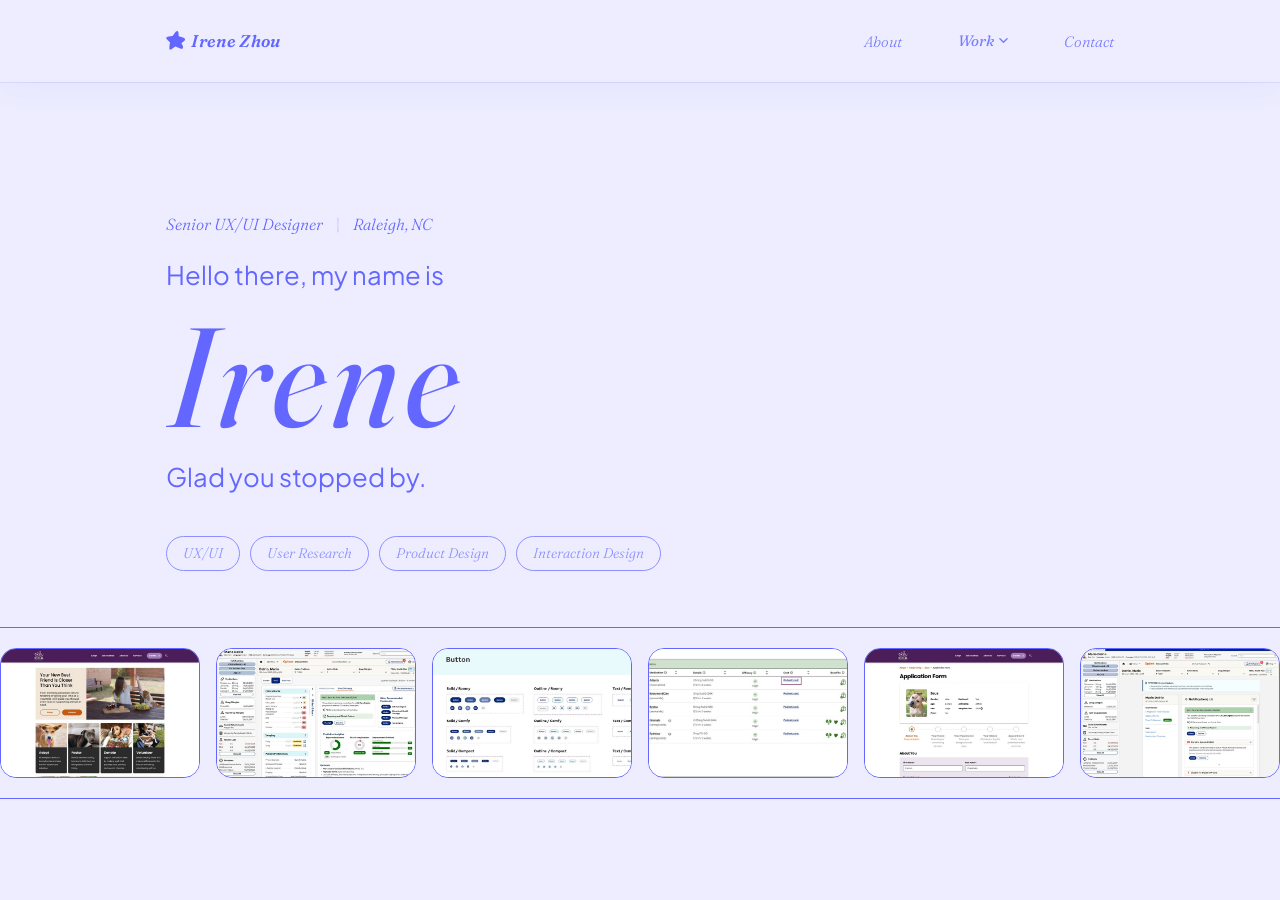
<file: index.html>
<!DOCTYPE html>
<html lang="en">
<head>
    <meta charset="UTF-8">
    <meta name="viewport" content="width=device-width, initial-scale=1.0">
    <title>Irene Zhou — Senior UX/UI Designer</title>
    <link rel="icon" type="image/png" href="assets/star.png">
    <meta name="description" content="Portfolio of Irene Zhou, a Senior UX/UI Designer in Raleigh, NC specializing in user research, design systems, and end-to-end product design.">
    <meta property="og:type" content="website">
    <meta property="og:title" content="Irene Zhou — Senior UX/UI Designer">
    <meta property="og:description" content="Portfolio of Irene Zhou, a Senior UX/UI Designer in Raleigh, NC specializing in user research, design systems, and end-to-end product design.">
    <meta name="twitter:card" content="summary">
    <meta name="twitter:title" content="Irene Zhou — Senior UX/UI Designer">
    <meta name="twitter:description" content="Portfolio of Irene Zhou, a Senior UX/UI Designer in Raleigh, NC specializing in user research, design systems, and end-to-end product design.">
    <link rel="preconnect" href="https://fonts.googleapis.com">
    <link rel="preconnect" href="https://fonts.gstatic.com" crossorigin>
    <link href="https://fonts.googleapis.com/css2?family=Fraunces:ital,opsz,wght@0,9..144,400;1,9..144,300;1,9..144,400;1,9..144,500;1,9..144,600&family=Plus+Jakarta+Sans:ital,wght@0,300;0,400;0,500;0,600;0,700;1,400&family=Inter:wght@500;600&display=swap" rel="stylesheet">

    
    <link rel="stylesheet" href="shared.css?v=2">
    <link rel="stylesheet" href="irene-zhou-portfolio.css">
</head>
<body>
<div class="scroll-progress"></div>
<div class="cursor-dot"></div>
<div class="cursor-ring"></div>

<!-- ── NAV ───────────────────────────────────────────── -->
<nav id="nav">
    <a href="#hero" class="nav-name"><img src="assets/star.png" class="nav-star" alt="">Irene Zhou</a>
    <ul class="nav-links" id="navLinks">
        <li><a href="#about">About</a></li>
        <li class="has-dropdown" id="workDropdown">
            <button class="work-trigger" aria-haspopup="true" aria-expanded="false" aria-controls="workMenu">
                Work
                <svg viewBox="0 0 10 6" fill="none" xmlns="http://www.w3.org/2000/svg" aria-hidden="true">
                    <path d="M1 1l4 4 4-4" stroke="currentColor" stroke-width="1.5" stroke-linecap="round" stroke-linejoin="round"/>
                </svg>
            </button>
            <ul class="nav-dropdown" id="workMenu" role="menu">
                <li role="none"><span class="drop-label">Professional Work</span></li>
                <li role="none">
                    <a href="osteoarthritis-care-plan/index.html" role="menuitem" tabindex="-1">
                        <span class="drop-num">01</span>
                        <span class="drop-title">Osteoarthritis Care Plan</span>
                        
                    </a>
                </li>
                <li role="none">
                    <a href="cuttlefish-design-library/index.html" role="menuitem" tabindex="-1">
                        <span class="drop-num">02</span>
                        <span class="drop-title">Cuttlefish Design Library</span>
                        
                    </a>
                </li>
<li role="none">
    <a href="medication-recommender-cost-analysis/index.html" role="menuitem" tabindex="-1">
        <span class="drop-num">03</span>
        <span class="drop-title">Medication Recommender Cost Analysis</span>
        
    </a>
</li>
<li class="nav-dropdown-divider" role="none"></li>
                <li role="none"><span class="drop-label">Personal Projects</span></li>
                <li role="none">
                    <a href="wake-county-spca/index.html" role="menuitem" tabindex="-1">
                        <span class="drop-num">01</span>
                        <span class="drop-title">Wake County SPCA</span>
                        
                    </a>
                </li>
                <li class="nav-dropdown-divider" role="none"></li>
                <li role="none"><span class="drop-label">Illustrations</span></li>
                <li role="none">
                    <a href="illustrations/index.html" role="menuitem" tabindex="-1">
                        <span class="drop-num">01</span>
                        <span class="drop-title">Gallery</span>
                        
                    </a>
                </li>
            </ul>
        </li>
        <li><a href="#contact">Contact</a></li>
    </ul>
    <div class="burger" id="burger">
        <span></span><span></span><span></span>
    </div>
</nav>
<div id="page-scroll">


<!-- ── HERO ──────────────────────────────────────────── -->
<section id="hero">
    <p class="hero-eyebrow">Senior UX/UI Designer <span class="eyebrow-sep">|</span> Raleigh, NC</p>
    <p class="hero-preheader">Hello there, my name is</p>
    <h1 class="hero-name">Irene</h1>
    <p class="hero-tagline">Glad you stopped by.</p>
    <div class="hero-disciplines">
        <span class="disc-tag">UX/UI</span>
        <span class="disc-tag">User Research</span>
        <span class="disc-tag">Product Design</span>
        <span class="disc-tag">Interaction Design</span>
    </div>
</section>

<!-- ── MARQUEE ───────────────────────────────────────── -->
<div class="marquee-section reveal-scale">
    <div class="marquee-track">
        <!-- half 1 -->
        <a class="marquee-item" href="wake-county-spca/index.html"><img src="assets/marquee/wake1.jpg" alt="" loading="eager"><span class="marquee-caption"><span class="marquee-caption-text">Wake County SPCA redesigned homepage</span><span class="marquee-caption-link">View project <svg width="12" height="12" viewBox="0 0 14 14" fill="none" aria-hidden="true"><path d="M2 7h10M8 3l4 4-4 4" stroke="currentColor" stroke-width="1.5" stroke-linecap="round" stroke-linejoin="round"/></svg></span></span></a>
        <a class="marquee-item" href="osteoarthritis-care-plan/index.html"><img src="assets/marquee/oa1.jpg" alt="" loading="eager"><span class="marquee-caption"><span class="marquee-caption-text">Osteoarthritis Care Plan recommendation inside the EHR</span><span class="marquee-caption-link">View project <svg width="12" height="12" viewBox="0 0 14 14" fill="none" aria-hidden="true"><path d="M2 7h10M8 3l4 4-4 4" stroke="currentColor" stroke-width="1.5" stroke-linecap="round" stroke-linejoin="round"/></svg></span></span></a>
        <a class="marquee-item" href="cuttlefish-design-library/index.html"><img src="assets/marquee/cuttlefish1.jpg" alt="" loading="eager"><span class="marquee-caption"><span class="marquee-caption-text">Cuttlefish Design Library button component variants</span><span class="marquee-caption-link">View project <svg width="12" height="12" viewBox="0 0 14 14" fill="none" aria-hidden="true"><path d="M2 7h10M8 3l4 4-4 4" stroke="currentColor" stroke-width="1.5" stroke-linecap="round" stroke-linejoin="round"/></svg></span></span></a>
        <a class="marquee-item" href="medication-recommender-cost-analysis/index.html"><img src="assets/marquee/med1.jpg" alt="" loading="eager"><span class="marquee-caption"><span class="marquee-caption-text">Medication Recommender patient cost table</span><span class="marquee-caption-link">View project <svg width="12" height="12" viewBox="0 0 14 14" fill="none" aria-hidden="true"><path d="M2 7h10M8 3l4 4-4 4" stroke="currentColor" stroke-width="1.5" stroke-linecap="round" stroke-linejoin="round"/></svg></span></span></a>
        <a class="marquee-item" href="wake-county-spca/index.html"><img src="assets/marquee/wake2.jpg" alt="" loading="eager"><span class="marquee-caption"><span class="marquee-caption-text">Wake County SPCA adoption application form</span><span class="marquee-caption-link">View project <svg width="12" height="12" viewBox="0 0 14 14" fill="none" aria-hidden="true"><path d="M2 7h10M8 3l4 4-4 4" stroke="currentColor" stroke-width="1.5" stroke-linecap="round" stroke-linejoin="round"/></svg></span></span></a>
        <a class="marquee-item" href="osteoarthritis-care-plan/index.html"><img src="assets/marquee/oa2.jpg" alt="" loading="eager"><span class="marquee-caption"><span class="marquee-caption-text">Osteoarthritis Care Plan clinician dashboard notifications</span><span class="marquee-caption-link">View project <svg width="12" height="12" viewBox="0 0 14 14" fill="none" aria-hidden="true"><path d="M2 7h10M8 3l4 4-4 4" stroke="currentColor" stroke-width="1.5" stroke-linecap="round" stroke-linejoin="round"/></svg></span></span></a>
        <a class="marquee-item" href="cuttlefish-design-library/index.html"><img src="assets/marquee/cuttlefish2.jpg" alt="" loading="eager"><span class="marquee-caption"><span class="marquee-caption-text">Cuttlefish Design Library checkbox component states</span><span class="marquee-caption-link">View project <svg width="12" height="12" viewBox="0 0 14 14" fill="none" aria-hidden="true"><path d="M2 7h10M8 3l4 4-4 4" stroke="currentColor" stroke-width="1.5" stroke-linecap="round" stroke-linejoin="round"/></svg></span></span></a>
        <a class="marquee-item" href="medication-recommender-cost-analysis/index.html"><img src="assets/marquee/med2.jpg" alt="" loading="eager"><span class="marquee-caption"><span class="marquee-caption-text">Medication Recommender patient cost pricing modal</span><span class="marquee-caption-link">View project <svg width="12" height="12" viewBox="0 0 14 14" fill="none" aria-hidden="true"><path d="M2 7h10M8 3l4 4-4 4" stroke="currentColor" stroke-width="1.5" stroke-linecap="round" stroke-linejoin="round"/></svg></span></span></a>
        <a class="marquee-item" href="wake-county-spca/index.html"><img src="assets/marquee/wake3.jpg" alt="" loading="eager"><span class="marquee-caption"><span class="marquee-caption-text">Wake County SPCA dog profile page</span><span class="marquee-caption-link">View project <svg width="12" height="12" viewBox="0 0 14 14" fill="none" aria-hidden="true"><path d="M2 7h10M8 3l4 4-4 4" stroke="currentColor" stroke-width="1.5" stroke-linecap="round" stroke-linejoin="round"/></svg></span></span></a>
        <a class="marquee-item" href="osteoarthritis-care-plan/index.html"><img src="assets/marquee/oa3.jpg" alt="" loading="eager"><span class="marquee-caption"><span class="marquee-caption-text">Osteoarthritis Care Plan physical therapy referral modal</span><span class="marquee-caption-link">View project <svg width="12" height="12" viewBox="0 0 14 14" fill="none" aria-hidden="true"><path d="M2 7h10M8 3l4 4-4 4" stroke="currentColor" stroke-width="1.5" stroke-linecap="round" stroke-linejoin="round"/></svg></span></span></a>
        <a class="marquee-item" href="cuttlefish-design-library/index.html"><img src="assets/marquee/cuttlefish3.jpg" alt="" loading="eager"><span class="marquee-caption"><span class="marquee-caption-text">Cuttlefish Design Library snackbar component variants</span><span class="marquee-caption-link">View project <svg width="12" height="12" viewBox="0 0 14 14" fill="none" aria-hidden="true"><path d="M2 7h10M8 3l4 4-4 4" stroke="currentColor" stroke-width="1.5" stroke-linecap="round" stroke-linejoin="round"/></svg></span></span></a>
        <!-- half 2 (exact duplicate, required for seamless CSS loop) -->
        <a class="marquee-item" href="wake-county-spca/index.html"><img src="assets/marquee/wake1.jpg" alt="" loading="eager"><span class="marquee-caption"><span class="marquee-caption-text">Wake County SPCA redesigned homepage</span><span class="marquee-caption-link">View project <svg width="12" height="12" viewBox="0 0 14 14" fill="none" aria-hidden="true"><path d="M2 7h10M8 3l4 4-4 4" stroke="currentColor" stroke-width="1.5" stroke-linecap="round" stroke-linejoin="round"/></svg></span></span></a>
        <a class="marquee-item" href="osteoarthritis-care-plan/index.html"><img src="assets/marquee/oa1.jpg" alt="" loading="eager"><span class="marquee-caption"><span class="marquee-caption-text">Osteoarthritis Care Plan recommendation inside the EHR</span><span class="marquee-caption-link">View project <svg width="12" height="12" viewBox="0 0 14 14" fill="none" aria-hidden="true"><path d="M2 7h10M8 3l4 4-4 4" stroke="currentColor" stroke-width="1.5" stroke-linecap="round" stroke-linejoin="round"/></svg></span></span></a>
        <a class="marquee-item" href="cuttlefish-design-library/index.html"><img src="assets/marquee/cuttlefish1.jpg" alt="" loading="eager"><span class="marquee-caption"><span class="marquee-caption-text">Cuttlefish Design Library button component variants</span><span class="marquee-caption-link">View project <svg width="12" height="12" viewBox="0 0 14 14" fill="none" aria-hidden="true"><path d="M2 7h10M8 3l4 4-4 4" stroke="currentColor" stroke-width="1.5" stroke-linecap="round" stroke-linejoin="round"/></svg></span></span></a>
        <a class="marquee-item" href="medication-recommender-cost-analysis/index.html"><img src="assets/marquee/med1.jpg" alt="" loading="eager"><span class="marquee-caption"><span class="marquee-caption-text">Medication Recommender patient cost table</span><span class="marquee-caption-link">View project <svg width="12" height="12" viewBox="0 0 14 14" fill="none" aria-hidden="true"><path d="M2 7h10M8 3l4 4-4 4" stroke="currentColor" stroke-width="1.5" stroke-linecap="round" stroke-linejoin="round"/></svg></span></span></a>
        <a class="marquee-item" href="wake-county-spca/index.html"><img src="assets/marquee/wake2.jpg" alt="" loading="eager"><span class="marquee-caption"><span class="marquee-caption-text">Wake County SPCA adoption application form</span><span class="marquee-caption-link">View project <svg width="12" height="12" viewBox="0 0 14 14" fill="none" aria-hidden="true"><path d="M2 7h10M8 3l4 4-4 4" stroke="currentColor" stroke-width="1.5" stroke-linecap="round" stroke-linejoin="round"/></svg></span></span></a>
        <a class="marquee-item" href="osteoarthritis-care-plan/index.html"><img src="assets/marquee/oa2.jpg" alt="" loading="eager"><span class="marquee-caption"><span class="marquee-caption-text">Osteoarthritis Care Plan clinician dashboard notifications</span><span class="marquee-caption-link">View project <svg width="12" height="12" viewBox="0 0 14 14" fill="none" aria-hidden="true"><path d="M2 7h10M8 3l4 4-4 4" stroke="currentColor" stroke-width="1.5" stroke-linecap="round" stroke-linejoin="round"/></svg></span></span></a>
        <a class="marquee-item" href="cuttlefish-design-library/index.html"><img src="assets/marquee/cuttlefish2.jpg" alt="" loading="eager"><span class="marquee-caption"><span class="marquee-caption-text">Cuttlefish Design Library checkbox component states</span><span class="marquee-caption-link">View project <svg width="12" height="12" viewBox="0 0 14 14" fill="none" aria-hidden="true"><path d="M2 7h10M8 3l4 4-4 4" stroke="currentColor" stroke-width="1.5" stroke-linecap="round" stroke-linejoin="round"/></svg></span></span></a>
        <a class="marquee-item" href="medication-recommender-cost-analysis/index.html"><img src="assets/marquee/med2.jpg" alt="" loading="eager"><span class="marquee-caption"><span class="marquee-caption-text">Medication Recommender patient cost pricing modal</span><span class="marquee-caption-link">View project <svg width="12" height="12" viewBox="0 0 14 14" fill="none" aria-hidden="true"><path d="M2 7h10M8 3l4 4-4 4" stroke="currentColor" stroke-width="1.5" stroke-linecap="round" stroke-linejoin="round"/></svg></span></span></a>
        <a class="marquee-item" href="wake-county-spca/index.html"><img src="assets/marquee/wake3.jpg" alt="" loading="eager"><span class="marquee-caption"><span class="marquee-caption-text">Wake County SPCA dog profile page</span><span class="marquee-caption-link">View project <svg width="12" height="12" viewBox="0 0 14 14" fill="none" aria-hidden="true"><path d="M2 7h10M8 3l4 4-4 4" stroke="currentColor" stroke-width="1.5" stroke-linecap="round" stroke-linejoin="round"/></svg></span></span></a>
        <a class="marquee-item" href="osteoarthritis-care-plan/index.html"><img src="assets/marquee/oa3.jpg" alt="" loading="eager"><span class="marquee-caption"><span class="marquee-caption-text">Osteoarthritis Care Plan physical therapy referral modal</span><span class="marquee-caption-link">View project <svg width="12" height="12" viewBox="0 0 14 14" fill="none" aria-hidden="true"><path d="M2 7h10M8 3l4 4-4 4" stroke="currentColor" stroke-width="1.5" stroke-linecap="round" stroke-linejoin="round"/></svg></span></span></a>
        <a class="marquee-item" href="cuttlefish-design-library/index.html"><img src="assets/marquee/cuttlefish3.jpg" alt="" loading="eager"><span class="marquee-caption"><span class="marquee-caption-text">Cuttlefish Design Library snackbar component variants</span><span class="marquee-caption-link">View project <svg width="12" height="12" viewBox="0 0 14 14" fill="none" aria-hidden="true"><path d="M2 7h10M8 3l4 4-4 4" stroke="currentColor" stroke-width="1.5" stroke-linecap="round" stroke-linejoin="round"/></svg></span></span></a>
    </div>
</div>

<!-- ── ABOUT ──────────────────────────────────────────── -->
<section id="about">
    <div class="about-text reveal">
        <h2 class="about-headline">Making the messy<br>make sense.</h2>
        <div class="about-body">
            <p>Hi there! I’m Irene, a UX/UI Designer based in Raleigh, NC, with <strong>over 7 years of professional experience</strong>. I love creating intuitive, user-centered digital experiences that people genuinely enjoy using. I have a background in <strong>untangling complex clinical workflows</strong> and designing for products like Epic, so I’m no stranger to solving hard problems and <strong>making complicated things feel simple</strong>. I focus on creating interfaces that feel effortless and building meaningful connections between people and the products they use every day.</p>
            <p>When I'm not designing, I'm illustrating, bouldering, watching thrillers, or giving dogs belly rubs.</p>
        </div>
    </div>
    <div class="about-right reveal d1">
        <div class="about-photo">
            <img src="assets/profilepic.jpg" alt="Irene Zhou">
        </div>
        <p class="about-photo-caption">Found a wild lion's mane mushroom inside a log. 10/10 for discoverability.</p>
        <div class="about-meta-row">
            <div class="about-skills-block">
                <p class="about-skills-label">Skills &amp; Tools</p>
                <div class="skills-list">
                    <span class="skill-tag">Figma</span>
                    <span class="skill-tag">Wireframing</span>
                    <span class="skill-tag">Prototyping</span>
                    <span class="skill-tag">Usability Testing and User Research</span>
                    <span class="skill-tag">Design Systems</span>
                    <span class="skill-tag">Info Architecture</span>
                    <span class="skill-tag">Journey Mapping</span>
                </div>
            </div>
            <div class="about-stats reveal-scale">
                <div class="stat">
                    <div class="stat-n" data-count="7+">7+</div>
                    <div class="stat-l">Years Exp.</div>
                </div>
                <div class="stat">
                    <div class="stat-n" data-count="∞">∞</div>
                    <div class="stat-l">Curiosity</div>
                </div>
            </div>
        </div>
    </div>
</section>

<!-- ── WORK / EXPERIENCE ──────────────────────────────── -->
<section id="work">
    <h4 class="section-eyebrow">Experience</h4>
    <div class="exp-list">

        <div class="exp-item reveal">
            <div class="exp-dates">2022 – 2026</div>
            <div>
                <h3 class="exp-role">Senior UX/UI Designer</h3>
                <p class="exp-co">Optum</p>
                <ul class="exp-bullets">
                    <li>Led UI design for clinician-facing products at an enterprise scale, including a medication recommender tool used by hundreds of clinicians</li>
                    <li>Collaborated with physicians, care managers, and clinical SMEs to translate complex treatment logic into interfaces that improve consistency of care under time pressure</li>
                    <li>Created user research study guides to align the UX team and third-party researchers on what needed to be tested and who to recruit, then worked closely with the third-party researcher across 30+ hour-long user studies</li>
                    <li>Co-created and maintained a clinical design system of 90+ components that remains used by hundreds of designers and developers across the organization</li>
                    <li>Co-developed a standardized design-to-development handoff process, improving handoff efficiency by 70%</li>
                </ul>
            </div>
        </div>

        <div class="exp-item reveal d1">
            <div class="exp-dates">2019 – 2022</div>
            <div>
                <h3 class="exp-role">UX/UI Designer</h3>
                <p class="exp-co">Optum</p>
                <ul class="exp-bullets">
                    <li>Designed patient-facing experiences across 3 product teams</li>
                    <li>Contributed to Optum's design system, ensuring consistency across a growing product portfolio</li>
                    <li>Worked cross-functionally with PMs and clinical stakeholders to bring research-grounded UX to healthcare products at Optum, which serves 100M+ people</li>
                </ul>
            </div>
        </div>

        <div class="exp-item reveal d2">
            <div class="exp-dates">2024 – Present</div>
            <div>
                <h3 class="exp-role">Dog Butler (Volunteer)</h3>
                <p class="exp-co">Saving Grace</p>
                <ul class="exp-bullets">
                    <li>Provided hands-on care, feeding, cleaning, and managed exercise rotations for dogs rescued by Saving Grace, a nonprofit that pulls dogs from under-resourced rural NC shelters</li>
                </ul>
            </div>
        </div>

    </div>
</section>

<!-- ── PROJECTS ───────────────────────────────────────── -->
<section id="projects">
    <h4 class="section-eyebrow">Projects</h4>
    <div class="projects-grid">
        <a href="osteoarthritis-care-plan/index.html" class="project-card reveal">
            <div class="project-card-img">
                <img src="assets/projects/oa.jpg" alt="Osteoarthritis Care Plan">
            </div>
            <div class="project-card-body">
                <h3 class="project-card-title">Osteoarthritis Care Plan</h3>
                <p class="project-card-caption">Recommending evidence-based alternatives to knee surgery, embedded directly inside the EHR.</p>
                <p class="project-card-lock"><svg viewBox="0 0 24 24" fill="none" stroke="currentColor" stroke-width="1.6" stroke-linecap="round" stroke-linejoin="round" aria-hidden="true"><rect x="3" y="11" width="18" height="11" rx="2"/><path d="M7 11V7a5 5 0 0 1 10 0v4"/></svg>Password in my resume</p>
            </div>
        </a>
        <a href="cuttlefish-design-library/index.html" class="project-card reveal d1">
            <div class="project-card-img">
                <img src="assets/projects/cuttlefish.jpg" alt="Cuttlefish Design Library">
            </div>
            <div class="project-card-body">
                <h3 class="project-card-title">Cuttlefish Design Library</h3>
                <p class="project-card-caption">Building the foundation for clinician-facing products, from tokens to 90+ components.</p>
                <p class="project-card-lock"><svg viewBox="0 0 24 24" fill="none" stroke="currentColor" stroke-width="1.6" stroke-linecap="round" stroke-linejoin="round" aria-hidden="true"><rect x="3" y="11" width="18" height="11" rx="2"/><path d="M7 11V7a5 5 0 0 1 10 0v4"/></svg>Password in my resume</p>
            </div>
        </a>
        <a href="medication-recommender-cost-analysis/index.html" class="project-card reveal">
            <div class="project-card-img">
                <img src="assets/projects/medication.jpg" alt="Medication Recommender Cost Analysis">
            </div>
            <div class="project-card-body">
                <h3 class="project-card-title">Medication Recommender Cost Analysis</h3>
                <p class="project-card-caption">Giving providers the cost data they were missing at the moment that matters.</p>
                <p class="project-card-lock"><svg viewBox="0 0 24 24" fill="none" stroke="currentColor" stroke-width="1.6" stroke-linecap="round" stroke-linejoin="round" aria-hidden="true"><rect x="3" y="11" width="18" height="11" rx="2"/><path d="M7 11V7a5 5 0 0 1 10 0v4"/></svg>Password in my resume</p>
            </div>
        </a>
        <a href="wake-county-spca/index.html" class="project-card reveal d1">
            <div class="project-card-img">
                <img src="assets/projects/wake.jpg" alt="Wake County SPCA">
            </div>
            <div class="project-card-body">
                <h3 class="project-card-title">Wake County SPCA</h3>
                <p class="project-card-caption">Redesigning the adoption process to be easier to browse, trust, and complete.</p>
            </div>
        </a>
    </div>
</section>

<!-- ── CONTACT ────────────────────────────────────────── -->
<section id="contact">
    <h2 class="contact-cta reveal">Let's create<br>something great.</h2>
    <div class="contact-links reveal">
        <a href="mailto:irenezhou1997@gmail.com" class="contact-btn">
            Email
            <svg width="14" height="14" viewBox="0 0 14 14" fill="none">
                <path d="M2 7h10M8 3l4 4-4 4" stroke="currentColor" stroke-width="1.5" stroke-linecap="round" stroke-linejoin="round"/>
            </svg>
        </a>
        <a href="https://www.linkedin.com/in/irene-zhou-4294b5128/" target="_blank" rel="noopener" class="contact-btn">LinkedIn</a>
    </div>

    <div class="footer-bar">
        <span class="footer-name">Irene Zhou</span>
        <span class="footer-copy">© 2026 · All Rights Reserved</span>
        <div class="socials">
            <a href="mailto:irenezhou1997@gmail.com" class="soc">irenezhou1997@gmail.com</a>
            <a href="https://www.linkedin.com/in/irene-zhou-4294b5128/" target="_blank" rel="noopener" class="soc">LinkedIn</a>
        </div>
    </div>
</section>


</div>

<script src="irene-zhou-portfolio.js">
</script>
</body>
</html>
</file>
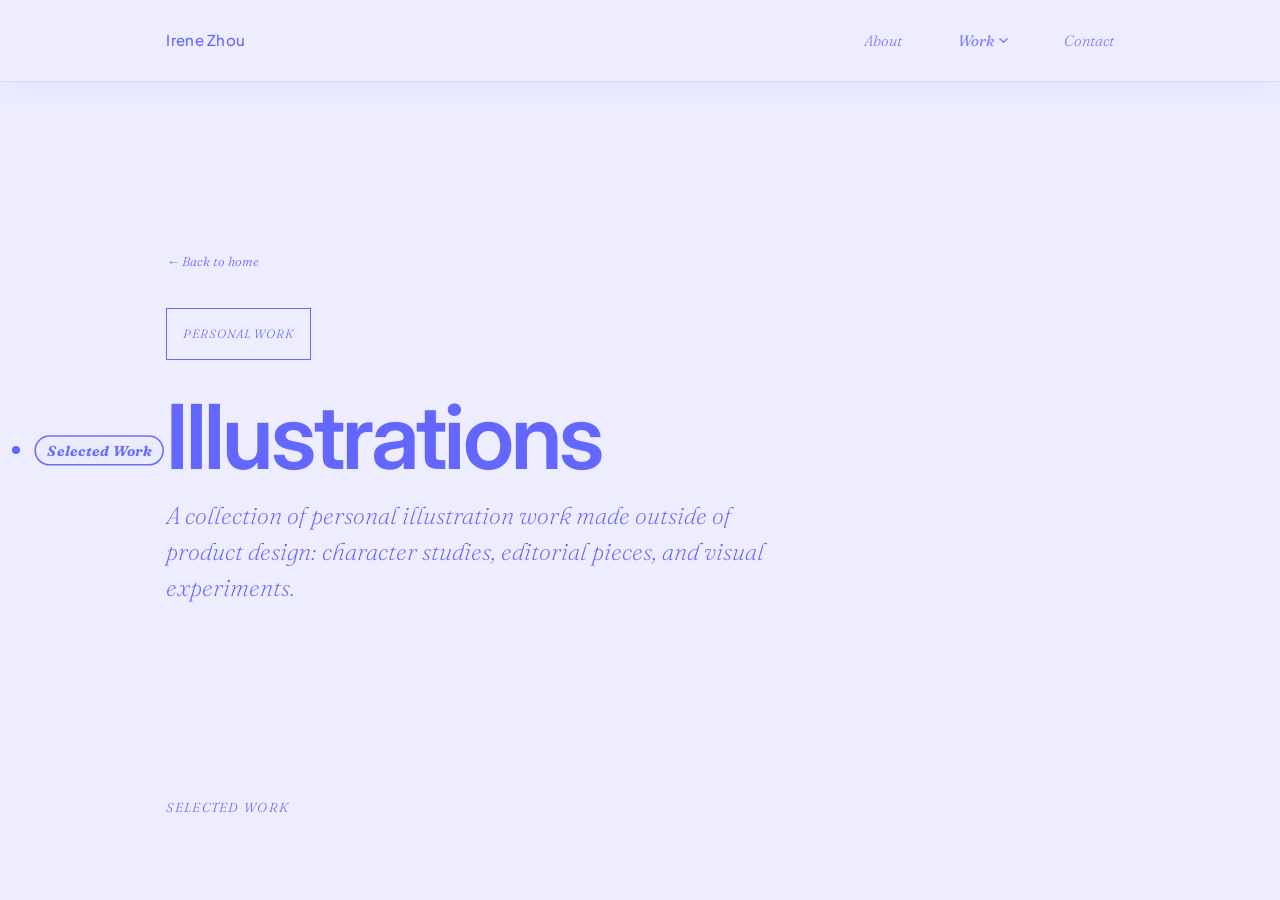
<file: illustrations/index.html>
<!DOCTYPE html>
<html lang="en">
<head>
    <meta charset="UTF-8">
    <meta name="viewport" content="width=device-width, initial-scale=1.0">
    <title>Illustrations / Irene Zhou</title>
    <link rel="icon" type="image/png" href="../assets/star.png">
    <meta name="description" content="A collection of personal illustration work by Irene Zhou, Senior UX/UI Designer.">
    <meta property="og:type" content="article">
    <meta property="og:title" content="Illustrations / Irene Zhou">
    <meta property="og:description" content="A collection of personal illustration work by Irene Zhou, Senior UX/UI Designer.">
    <meta name="twitter:card" content="summary">
    <meta name="twitter:title" content="Illustrations / Irene Zhou">
    <meta name="twitter:description" content="A collection of personal illustration work by Irene Zhou, Senior UX/UI Designer.">
    <link rel="preconnect" href="https://fonts.googleapis.com">
    <link rel="preconnect" href="https://fonts.gstatic.com" crossorigin>
    <link href="https://fonts.googleapis.com/css2?family=Fraunces:ital,opsz,wght@0,9..144,400;1,9..144,200;1,9..144,300;1,9..144,400;1,9..144,500;1,9..144,600&family=Plus+Jakarta+Sans:ital,wght@0,300;0,400;0,500;0,600;0,700;1,400&family=Inter:wght@500;600&display=swap" rel="stylesheet">

    <link rel="stylesheet" href="../shared.css?v=2">
    <link rel="stylesheet" href="illustrations.css">
</head>
<body>


<div class="scroll-progress"></div>
<div class="cursor-dot"></div>
<div class="cursor-ring"></div>

<!-- -- NAV -------------------------------------------- -->
<nav id="nav">
    <a href="../index.html" class="nav-name">Irene Zhou</a>
    <ul class="nav-links" id="navLinks">
        <li><a href="../index.html#about">About</a></li>
        <li class="has-dropdown" id="workDropdown">
            <button class="work-trigger" aria-haspopup="true" aria-expanded="false" aria-controls="workMenu">
                Work
                <svg viewBox="0 0 10 6" fill="none" xmlns="http://www.w3.org/2000/svg" aria-hidden="true">
                    <path d="M1 1l4 4 4-4" stroke="currentColor" stroke-width="1.5" stroke-linecap="round" stroke-linejoin="round"/>
                </svg>
            </button>
            <ul class="nav-dropdown" id="workMenu" role="menu">
                <li role="none"><span class="drop-label">Professional Work</span></li>
                <li role="none"><a href="../osteoarthritis-care-plan/index.html" role="menuitem" tabindex="-1"><span class="drop-num">01</span><span class="drop-title">Osteoarthritis Care Plan</span></a></li>
                <li role="none"><a href="../cuttlefish-design-library/index.html" role="menuitem" tabindex="-1"><span class="drop-num">02</span><span class="drop-title">Cuttlefish Design Library</span></a></li>
                <li role="none"><a href="../medication-recommender-cost-analysis/index.html" role="menuitem" tabindex="-1"><span class="drop-num">03</span><span class="drop-title">Medication Recommender Cost Analysis</span></a></li>
                <li class="nav-dropdown-divider" role="none"></li>
                <li role="none"><span class="drop-label">Personal Projects</span></li>
                <li role="none"><a href="../wake-county-spca/index.html" role="menuitem" tabindex="-1"><span class="drop-num">01</span><span class="drop-title">Wake County SPCA</span></a></li>
                <li class="nav-dropdown-divider" role="none"></li>
                <li role="none"><span class="drop-label">Illustrations</span></li>
                <li role="none"><a href="../illustrations/index.html" role="menuitem" tabindex="-1"><span class="drop-num">01</span><span class="drop-title">Gallery</span></a></li>
            </ul>
        </li>
        <li><a href="../index.html#contact">Contact</a></li>
    </ul>
    <div class="burger" id="burger"><span></span><span></span><span></span></div>
</nav>
<div id="page-scroll">


<!-- -- HERO ------------------------------------------- -->
<section id="hero">
    <a href="../index.html" class="back-home reveal-left">&larr; Back to home</a>
    <div class="project-eyebrow reveal-left d1">Personal Work</div>
    <h1 class="project-title">Illustrations</h1>
    <p class="project-subtitle illo-intro">A collection of personal illustration work made outside of product design: character studies, editorial pieces, and visual experiments.</p>
</section>

<!-- -- GALLERY ---------------------------------------- -->
<div class="section-wrap" style="border-bottom:none;">
    <p class="section-eyebrow reveal-left">Selected Work</p>
    <div class="illo-masonry">

        <figure class="illo-frame reveal">
            <div class="illo-item"><img src="../assets/illustrations/illo-01.jpg" alt="Illustration of a girl browsing a night street food market, framed like a retro computer window"></div>
            <p class="illo-caption">The World According to Street Food</p>
        </figure>

        <figure class="illo-frame reveal">
            <div class="illo-item"><img src="../assets/illustrations/illo-06.jpg" alt="Two-tone illustration of two people close together, one whispering to the other"></div>
            <p class="illo-caption">Between Us</p>
        </figure>

        <figure class="illo-frame reveal">
            <div class="illo-item"><img src="../assets/illustrations/illo-02.jpg" alt="Blue line-art illustration of a cat, a tree, a city skyline, and a jar pouring liquid"></div>
            <p class="illo-caption">Little Universes</p>
        </figure>

        <figure class="illo-frame reveal">
            <div class="illo-item"><img src="../assets/illustrations/illo-08.jpg" alt="Illustration of a girl in a yellow panda sweater and sunglasses"></div>
            <p class="illo-caption">Panda Sweater</p>
        </figure>

        <figure class="illo-frame reveal">
            <div class="illo-item"><img src="../assets/illustrations/illo-05.jpg" alt="Illustration of a guinea pig peeking through a heart-shaped cutout, captioned Grandma's House"></div>
            <p class="illo-caption">Grandma's House</p>
        </figure>

        <figure class="illo-frame reveal">
            <div class="illo-item"><img src="../assets/illustrations/illo-03.jpg" alt="Pink and blue Lunar New Year illustration with lanterns, dumplings, and a snake motif"></div>
            <p class="illo-caption">Lunar New Year</p>
        </figure>

        <figure class="illo-frame reveal">
            <div class="illo-item"><img src="../assets/illustrations/illo-07.jpg" alt="Illustration of a girl sitting in a chair surrounded by houseplants at night"></div>
            <p class="illo-caption">After Hours</p>
        </figure>

        <figure class="illo-frame reveal">
            <div class="illo-item"><img src="../assets/illustrations/illo-04.jpg" alt="Illustration of two ragdoll cats with ginkgo leaves and Japanese text reading not too sweet"></div>
            <p class="illo-caption">Not Too Sweet</p>
        </figure>

    </div>
</div>

<!-- -- FOOTER NAV --------------------------------------- -->
<div class="case-nav">
    <a href="../index.html" class="case-nav-btn">&larr; Back to home</a>
    <span class="case-nav-center">01 / 01</span>
    <a href="../index.html" class="case-nav-btn">Back to Home &rarr;</a>
</div>

</div>

<script src="../case-study.js?v=2"></script>
</body>
</html>
</file>
<file: shared.css>
*, *::before, *::after {
    margin: 0;
    padding: 0;
    box-sizing: border-box;
}

:root {
    --bg:       #EDEDFF;
    --ink:      #6367ff;
    --ink-dim:  rgba(99,103,255,.55);
    --ink-faint:rgba(99,103,255,.18);
    --ink-body: #4c4fdb;
    --border:   1px solid #6367ff;
    --ff-sans:  'Plus Jakarta Sans', sans-serif;
    --ff-mono:  'Fraunces', serif;
    --ff-title: 'Inter', sans-serif;
}

html, body {
    height: 100%;
    overflow: hidden;
}

body {
    background: var(--bg);
    color: var(--ink);
    font-family: var(--ff-sans);
    font-weight: 300;
    line-height: 1.5;
}

a {
    color: inherit;
    text-decoration: none;
}

/* The page's real scroll container. It's inset below the fixed nav bar
   so its native scrollbar only ever spans the area under the nav,
   instead of the default document scrollbar which runs the full
   viewport height and visually cuts through the nav at the top. */
#page-scroll {
    position: fixed;
    top: 88px;
    right: 0;
    bottom: 0;
    left: 0;
    overflow-y: auto;
    overflow-x: hidden;
    scroll-behavior: smooth;
    scrollbar-width: thin;
    scrollbar-color: var(--ink-dim) var(--ink-faint);
}

#page-scroll::-webkit-scrollbar {
    width: 12px;
}
#page-scroll::-webkit-scrollbar-track {
    background: var(--ink-faint);
}
#page-scroll::-webkit-scrollbar-thumb {
    background: var(--ink-dim);
    border-radius: 8px;
    border: 3px solid var(--bg);
    background-clip: padding-box;
}
#page-scroll::-webkit-scrollbar-thumb:hover {
    background: var(--ink);
    background-clip: padding-box;
}

/* ── NAV ──────────────────────────────────── */
nav {
    position: fixed;
    top: 0;
    left: 0;
    right: 0;
    z-index: 100;
    display: flex;
    align-items: center;
    justify-content: space-between;
    padding: 28px clamp(96px, 13vw, 200px);
    background: rgba(237,237,255,.82);
    backdrop-filter: blur(18px);
    -webkit-backdrop-filter: blur(18px);
    box-shadow: 0 1px 0 rgba(99,103,255,.14),
                0 4px 32px rgba(99,103,255,.07);
}

nav { animation: navIn .75s cubic-bezier(.16,1,.3,1) both; }

.nav-name {
    font-family: var(--ff-sans);
    font-size: 15px;
    font-weight: 500;
    letter-spacing: .02em;
}

.nav-links {
    display: flex;
    gap: 56px;
    list-style: none;
    align-items: center;
}

.nav-links > li {
    position: relative;
}

.nav-links a {
    font-family: var(--ff-mono);
    font-style: italic;
    font-size: 15px;
    opacity: .85;
    transition: opacity .2s;
}

.nav-links a:hover {
    opacity: 1;
}

.work-trigger {
    background: none;
    border: none;
    padding: 0;
    font-family: var(--ff-mono);
    font-style: italic;
    font-size: 15px;
    color: var(--ink);
    opacity: .85;
    cursor: pointer;
    display: flex;
    align-items: center;
    gap: 5px;
    transition: opacity .2s;
}

.work-trigger:hover,
.has-dropdown.open .work-trigger {
    opacity: 1;
}

.work-trigger svg {
    width: 9px;
    height: 9px;
    transition: transform .35s cubic-bezier(.16,1,.3,1);
}

.has-dropdown.open .work-trigger svg {
    transform: rotate(180deg);
}

.has-dropdown::after {
    content: '';
    position: absolute;
    top: 100%;
    left: -16px;
    right: -16px;
    height: 20px;
}

.nav-dropdown {
    position: absolute;
    top: calc(100% + 14px);
    right: 0;
    background: var(--bg);
    border: var(--border);
    border-radius: 16px;
    padding: 6px;
    min-width: 240px;
    width: 320px;
    white-space: nowrap;
    list-style: none;
    display: flex;
    flex-direction: column;
    gap: 1px;
    opacity: 0;
    pointer-events: none;
    transform: translateY(-10px) scale(.97);
    transform-origin: top right;
    transition: opacity .3s cubic-bezier(.16,1,.3,1),
                transform .3s cubic-bezier(.16,1,.3,1);
    z-index: 200;
    box-shadow: 0 8px 32px rgba(99,103,255,.1);
}

.has-dropdown.open .nav-dropdown {
    opacity: 1;
    pointer-events: auto;
    transform: translateY(0) scale(1);
}

.nav-dropdown li a {
    display: flex;
    align-items: center;
    gap: 10px;
    font-family: var(--ff-mono);
    font-style: italic;
    font-size: 13px;
    padding: 10px 14px;
    border-radius: 6px;
    color: var(--ink);
    transition: background .18s, padding-left .25s cubic-bezier(.16,1,.3,1);
    outline: none;
}

.nav-dropdown li a:hover,
.nav-dropdown li a:focus {
    background: rgba(99,103,255,.08);
    padding-left: 20px;
}

.drop-num {
    font-size: 10px;
    opacity: .35;
    flex-shrink: 0;
}

.drop-title {
    flex: 1;
}

.nav-dropdown-divider {
    height: 1px;
    background: var(--ink-faint);
    margin: 4px 2px;
}

.drop-label {
    font-family: var(--ff-sans);
    font-style: normal;
    font-weight: 500;
    font-size: 11px;
    opacity: .55;
    letter-spacing: .08em;
    text-transform: uppercase;
    padding: 10px 14px 2px;
    display: block;
}

.drop-viewall {
    font-size: 12px !important;
    justify-content: center !important;
    opacity: .45 !important;
}

.drop-viewall:hover,
.drop-viewall:focus {
    opacity: .9 !important;
    padding-left: 14px !important;
}

.burger {
    display: none;
    flex-direction: column;
    gap: 5px;
    cursor: pointer;
}

.burger span {
    display: block;
    width: 22px;
    height: 1.5px;
    background: var(--ink);
    transition: .25s;
}

.scroll-progress {
    position: fixed;
    top: 0;
    left: 0;
    right: 0;
    height: 2px;
    background: var(--ink);
    z-index: 500;
    transform: scaleX(0);
    transform-origin: left;
}

@media (hover: hover) and (pointer: fine) {
    body {
        cursor: none;
    }
}

.cursor-dot {
    position: fixed;
    top: -40px;
    left: -40px;
    width: 8px;
    height: 8px;
    background: var(--ink);
    border-radius: 50%;
    pointer-events: none;
    z-index: 9999;
    transform: translate(-50%, -50%);
    mix-blend-mode: multiply;
}

.cursor-ring {
    position: fixed;
    top: -60px;
    left: -60px;
    width: 40px;
    height: 40px;
    border: 1.5px solid var(--ink);
    border-radius: 50%;
    pointer-events: none;
    z-index: 9998;
    transform: translate(-50%, -50%);
    opacity: .38;
    transition: width .5s cubic-bezier(.16,1,.3,1),
                height .5s cubic-bezier(.16,1,.3,1),
                opacity .3s;
}

.cursor-ring.grow {
    width: 66px;
    height: 66px;
    opacity: .6;
}

@media (hover: none) {
    .cursor-dot,
    .cursor-ring {
        display: none;
    }
}

.back-home {
    display: inline-flex;
    align-items: center;
    gap: 6px;
    font-family: var(--ff-mono);
    font-style: italic;
    font-size: 13px;
    opacity: .45;
    margin-bottom: 36px;
    transition: opacity .2s, gap .25s cubic-bezier(.16,1,.3,1);
}

.back-home:hover {
    opacity: 1;
    gap: 10px;
}

.project-eyebrow {
    display: block;
    width: fit-content;
    font-family: var(--ff-mono);
    font-style: italic;
    font-size: 12px;
    text-transform: uppercase;
    letter-spacing: .08em;
    border: var(--border);
    border-radius: 0;
    padding: 16px;
    opacity: .65;
    margin-bottom: 28px;
}

.project-title {
    font-family: var(--ff-title);
    font-size: clamp(48px, 7vw, 100px);
    font-weight: 600;
    line-height: 1.08;
    letter-spacing: -.03em;
    margin-bottom: 12px;
    max-width: 900px;
}

.project-subtitle {
    font-family: var(--ff-mono);
    font-style: italic;
    font-weight: 200;
    font-size: clamp(16px, 2vw, 24px);
    opacity: 1;
    margin-bottom: 48px;
}

.project-meta {
    display: grid;
    grid-template-columns: repeat(4, 1fr);
    gap: 1px;
    background: var(--ink-faint);
    border: var(--border);
    border-radius: 16px;
    overflow: hidden;
    max-width: 900px;
}

.meta-cell {
    background: var(--bg);
    padding: 20px 24px;
}

.meta-label {
    font-family: var(--ff-mono);
    font-style: italic;
    font-weight: 500;
    font-size: 11px;
    opacity: 1;
    letter-spacing: .08em;
    text-transform: uppercase;
    margin-bottom: 6px;
}

.meta-value {
    font-size: 15px;
    font-weight: 600;
    line-height: 1.4;
}

.section-wrap {
    padding: 80px clamp(96px, 13vw, 200px);
    border-bottom: var(--border);
}

.section-eyebrow {
    font-family: var(--ff-mono);
    font-style: italic;
    font-size: 13px;
    opacity: .5;
    letter-spacing: .1em;
    text-transform: uppercase;
    margin-bottom: 20px;
}

.section-heading {
    font-family: var(--ff-title);
    font-size: clamp(28px, 3.5vw, 56px);
    font-weight: 500;
    letter-spacing: -.02em;
    line-height: 1.1;
    margin-bottom: 32px;
}

.body-text {
    font-size: 17px;
    font-weight: 300;
    line-height: 1.75;
    color: var(--ink-body);
    max-width: 720px;
}

.body-text p + p {
    margin-top: 16px;
}

.reveal {
    opacity: 0;
    transform: translateY(36px);
    transition: opacity .9s cubic-bezier(.16,1,.3,1),
                transform .9s cubic-bezier(.16,1,.3,1);
}

.reveal.vis {
    opacity: 1;
    transform: none;
}

.reveal-left {
    opacity: 0;
    transform: translateX(-32px);
    transition: opacity .75s cubic-bezier(.16,1,.3,1),
                transform .75s cubic-bezier(.16,1,.3,1);
}

.reveal-left.vis {
    opacity: 1;
    transform: none;
}

.reveal-scale {
    opacity: 0;
    transform: scale(.9);
    transition: opacity .9s cubic-bezier(.16,1,.3,1),
                transform .9s cubic-bezier(.16,1,.3,1);
}

.reveal-scale.vis {
    opacity: 1;
    transform: scale(1);
}

.d1 { transition-delay: .08s !important; }
.d2 { transition-delay: .16s !important; }
.d3 { transition-delay: .24s !important; }

.word-wrap {
    display: block;
    overflow: hidden;
    line-height: 1.1;
}

.word-inner {
    display: block;
    opacity: 0;
    transform: translateY(108%);
    animation: wordSlide .95s cubic-bezier(.16,1,.3,1) forwards;
}

@keyframes wordSlide {
    to { transform: translateY(0); opacity: 1; }
}

@keyframes navIn {
    from {
        transform: translateY(-16px);
        opacity: 0;
    }
    to {
        transform: none;
        opacity: 1;
    }
}

.case-nav {
    padding: clamp(96px, 13vw, 200px);
    display: flex;
    justify-content: space-between;
    align-items: center;
    flex-wrap: wrap;
    gap: 20px;
}

.case-nav-btn {
    font-family: var(--ff-mono);
    font-style: italic;
    font-size: 14px;
    opacity: .6;
    border: var(--border);
    border-radius: 100px;
    padding: 10px 24px;
    transition: opacity .2s, background .2s;
    display: flex;
    align-items: center;
    gap: 8px;
}

.case-nav-btn:hover {
    opacity: 1;
    background: var(--ink);
    color: var(--bg);
}

.case-nav-center {
    font-family: var(--ff-sans);
    font-size: 13px;
    opacity: .4;
}

@media (max-width: 860px) {
    nav,
    #hero,
    .section-wrap,
    .case-nav {
        padding-left: 72px;
        padding-right: 72px;
    }
    #page-scroll {
        top: 83px;
    }
    /* animation-fill-mode:both keeps an (identity) transform active on nav
       forever, and backdrop-filter always creates a containing block —
       both trap the mobile menu's position:fixed overlay inside the
       navbar instead of letting it cover the full viewport. */
    nav {
        animation: none;
        backdrop-filter: none;
        -webkit-backdrop-filter: none;
    }

    .nav-links { display: none; }
    .nav-links.open {
        display: flex; flex-direction: column;
        position: fixed; inset: 0;
        background: var(--bg);
        align-items: flex-start; justify-content: center;
        gap: 32px; z-index: 99;
        padding: 100px 40px 48px;
        box-sizing: border-box;
        overflow-y: auto;
        text-align: left;
    }
    .nav-links.open a { font-size: 24px; }
    .burger { display: flex; z-index: 101; }
    .work-trigger { font-size: 24px; opacity: .6; }
    .nav-dropdown {
        position: static;
        opacity: 1; pointer-events: auto;
        transform: none;
        border: none; padding: 0;
        min-width: 0; width: 100%; max-width: 320px;
        white-space: normal;
        gap: 0; box-shadow: none;
        background: transparent;
        max-height: 0;
        overflow: hidden;
        transition: max-height .35s cubic-bezier(.16,1,.3,1);
    }
    .has-dropdown.open .nav-dropdown {
        transform: none;
        max-height: 600px;
        padding: 4px 0 0;
    }
    .nav-dropdown li a {
        font-size: 16px; padding: 6px 0; padding-left: 0 !important;
        white-space: normal; text-align: left;
    }
    .nav-dropdown-divider { display: none; }
    .drop-viewall { display: none; }
}

/* ══════════════════════════════════════════════════════
   CONTACT / FOOTER — shared across all pages
   ══════════════════════════════════════════════════════ */
#contact {
    padding: 80px clamp(96px, 13vw, 200px) 64px;
}

.contact-cta {
    font-family: var(--ff-sans);
    font-size: clamp(36px, 6vw, 88px);
    font-weight: 500;
    line-height: .95;
    letter-spacing: -.03em;
    margin-bottom: 52px;
}

.contact-links {
    display: flex; gap: 20px; flex-wrap: wrap;
}

.contact-btn {
    display: inline-flex; align-items: center; gap: 8px;
    font-family: var(--ff-mono);
    font-style: italic;
    font-size: 16px;
    border: var(--border);
    border-radius: 100px;
    padding: 12px 28px;
    transition: background .2s, color .2s, transform .55s cubic-bezier(.16,1,.3,1);
}
.contact-btn:hover {
    background: var(--ink);
    color: var(--bg);
}

.footer-bar {
    margin-top: 80px;
    padding-top: 24px;
    border-top: var(--border);
    display: flex; justify-content: space-between;
    align-items: center; flex-wrap: wrap; gap: 12px;
}
.footer-name {
    font-size: 13px; font-weight: 500; opacity: .5;
}
.footer-copy {
    font-family: var(--ff-mono);
    font-style: italic;
    font-size: 12px; opacity: .35;
}
.socials { display: flex; gap: 20px; }
.soc {
    font-family: var(--ff-mono);
    font-style: italic;
    font-size: 13px; opacity: .5;
    transition: opacity .2s;
}
.soc:hover { opacity: 1; }

@media (max-width: 860px) {
    #contact { padding: 56px 72px clamp(96px, 13vw, 200px); }
    .footer-bar { flex-direction: column; align-items: flex-start; }
}

/* ══════════════════════════════════════════════════════
   CASE STUDY PAGES — shared across all project pages
   ══════════════════════════════════════════════════════ */

/* ── PASSWORD GATE ───────────────────────────────────── */
#pw-gate {
    position: fixed; inset: 0; z-index: 9999;
    background: var(--bg);
    display: flex; align-items: center; justify-content: center;
    transition: opacity .4s ease;
}
#pw-gate.pw-fade { opacity: 0; pointer-events: none; }
#pw-gate.pw-checking #pw-box { visibility: hidden; }
#pw-box {
    display: flex; flex-direction: column; align-items: center;
    gap: 16px; text-align: center;
}
#pw-name {
    font-family: var(--ff-sans); font-size: 13px; font-weight: 500;
    letter-spacing: .06em; text-transform: uppercase; opacity: .35;
}
#pw-label {
    font-family: var(--ff-mono); font-style: italic;
    font-size: 18px; opacity: .8;
}
#pw-hint {
    font-family: var(--ff-sans); font-size: 13px; opacity: .55;
    margin-top: -8px;
}
#pw-form {
    display: flex; margin-top: 8px;
    border: var(--border); border-radius: 12px; overflow: hidden;
    box-shadow: 0 8px 32px rgba(99,103,255,.1);
}
#pw-input {
    background: transparent; border: none; outline: none;
    font-family: var(--ff-sans); font-size: 15px; color: var(--ink);
    padding: 14px 20px; width: 260px;
}
#pw-input::placeholder { opacity: .35; font-style: italic; }
#pw-form button {
    background: var(--ink); color: var(--bg); border: none;
    padding: 14px 22px; font-size: 18px; cursor: pointer;
    transition: opacity .2s; flex-shrink: 0;
}
#pw-form button:hover { opacity: .75; }
#pw-form button:disabled { opacity: .4; cursor: wait; }
#pw-error {
    font-family: var(--ff-sans); font-size: 13px;
    opacity: .5; min-height: 18px;
}
@keyframes pw-shake {
    0%,100% { transform: translateX(0); }
    20%,60%  { transform: translateX(-7px); }
    40%,80%  { transform: translateX(7px); }
}
.pw-shake { animation: pw-shake .4s ease; }

/* ── SCROLL INDICATOR ───────────────────────────────── */
#scroll-col {
    position: fixed;
    left: 0; top: 0;
    width: 32px;
    height: 100vh;
    z-index: 90;
    display: flex;
    align-items: center;
    justify-content: center;
    pointer-events: none;
}
#scroll-rail {
    position: relative;
    width: 0;
    height: 42vh;
}
.scroll-tick {
    position: absolute;
    left: 50%;
    transform: translate(-50%, -50%);
    width: 5px;
    height: 5px;
    border-radius: 50%;
    background: var(--ink);
    opacity: .22;
    pointer-events: auto;
    cursor: pointer;
    transition: opacity .2s ease, transform .25s cubic-bezier(.16,1,.3,1);
}
.scroll-tick:hover,
.scroll-tick.st-active {
    opacity: 1;
    transform: translate(-50%, -50%) scale(1.6);
}
.scroll-tick-label {
    position: absolute;
    left: 14px;
    top: 50%;
    transform: translateY(-50%);
    font-family: var(--ff-mono); font-style: italic;
    font-size: 9px;
    color: var(--ink);
    white-space: nowrap;
    background: var(--bg);
    border: var(--border);
    padding: 2px 7px;
    border-radius: 14px;
    opacity: .75;
    pointer-events: none;
    transition: opacity .2s ease;
}
.scroll-tick:hover .scroll-tick-label {
    opacity: 1;
}
.scroll-tick.st-active .scroll-tick-label {
    opacity: .95;
    font-weight: 700;
}
@media (max-width: 1100px) { #scroll-col { display: none; } }

/* ── LOCK ICON ───────────────────────────────────────── */
#page-lock {
    position: fixed;
    bottom: 32px;
    right: 36px;
    z-index: 89;
    width: 32px;
    height: 32px;
    display: flex;
    align-items: center;
    justify-content: center;
    opacity: .22;
    transition: opacity .25s ease;
    cursor: default;
}
#page-lock:hover { opacity: .55; }
#page-lock svg {
    width: 16px;
    height: 16px;
    stroke: var(--ink);
}
.pw-lock-icon {
    width: 40px;
    height: 40px;
    stroke: var(--ink);
    opacity: .55;
    margin-bottom: 4px;
}

/* ── CASE STUDY HERO ─────────────────────────────────── */
#hero {
    padding-top: 160px;
    padding-bottom: 64px;
}
@media (min-width: 861px) {
    #hero { padding-left: clamp(96px, 13vw, 200px); padding-right: clamp(96px, 13vw, 200px); }
}

/* ── OVERVIEW GRID ────────────────────────────────────── */
.overview-grid {
    display: grid;
    grid-template-columns: 1fr 1fr;
    gap: 64px;
    align-items: start;
}
.overview-points {
    display: flex; flex-direction: column; gap: 20px;
    margin-top: 8px;
}
.point { display: flex; gap: 16px; align-items: start; }
.point-num {
    font-family: var(--ff-mono); font-style: italic;
    font-size: 12px; opacity: .6;
    padding-top: 3px; flex-shrink: 0;
}
.point-text { font-size: 15px; font-weight: 400; line-height: 1.6; color: var(--ink-body); }

/* ── PROCESS STEPS ────────────────────────────────────── */
.process-steps {
    display: grid;
    grid-template-columns: repeat(4, 1fr);
    gap: 1px;
    background: var(--ink-faint);
    border: var(--border);
    border-radius: 16px;
    overflow: hidden;
    margin-top: 40px;
}
.process-step { background: var(--bg); padding: 28px 24px; }
.step-num {
    font-family: var(--ff-mono); font-style: italic;
    font-size: 11px; opacity: .6; margin-bottom: 10px;
}
.step-name { font-size: 16px; font-weight: 700; margin-bottom: 8px; }
.step-items { list-style: none; display: flex; flex-direction: column; gap: 4px; }
.step-items li {
    font-family: var(--ff-mono); font-style: italic;
    font-size: 12px; opacity: .6;
}
.step-items li::before { content: '· '; opacity: .5; }

/* ── FINDINGS / TRADE-OFFS ────────────────────────────── */
.findings-grid {
    display: grid;
    grid-template-columns: repeat(auto-fit, minmax(280px, 1fr));
    gap: 24px;
    margin-top: 40px;
}
.finding-card {
    background: rgba(99,103,255,.05);
    border: 1px solid rgba(99,103,255,.12);
    border-radius: 16px;
    padding: 32px 28px;
}
.finding-num {
    font-family: var(--ff-mono);
    font-style: italic;
    font-size: 13px;
    color: var(--ink);
    opacity: .6;
    margin-bottom: 14px;
}
.finding-title {
    font-family: var(--ff-sans);
    font-size: 15px;
    font-weight: 700;
    color: var(--ink);
    margin: 0 0 10px;
    line-height: 1.35;
}
.finding-body {
    font-family: var(--ff-sans);
    font-size: 13.5px;
    line-height: 1.7;
    color: var(--ink-body);
    margin: 0;
}

/* ── DESIGN ARTIFACTS ─────────────────────────────────── */
.artifact-card {
    background: rgba(99,103,255,.05);
    border: 1px solid rgba(99,103,255,.12);
    border-radius: 16px;
    padding: 36px;
    margin-top: 32px;
    overflow-x: auto;
}
.artifact-name {
    font-family: var(--ff-mono);
    font-style: italic;
    font-size: 13px;
    opacity: .5;
    margin-bottom: 32px;
    text-align: center;
}

/* ── STATUS BADGE ─────────────────────────────────────── */
.status-badge {
    display: inline-flex; align-items: center; gap: 8px;
    border: var(--border); border-radius: 100px;
    padding: 8px 20px; font-size: 13px; font-weight: 500;
    margin-top: 24px;
}
.status-dot {
    width: 7px; height: 7px; border-radius: 50%;
    background: var(--ink); opacity: .6;
    animation: pulse 2s ease-in-out infinite;
}
@keyframes pulse {
    0%, 100% { opacity: .6; transform: scale(1); }
    50% { opacity: 1; transform: scale(1.3); }
}

/* ── CHALLENGE LIST ───────────────────────────────────── */
.challenge-list {
    display: flex; flex-direction: column; gap: 0;
    border: var(--border); border-radius: 16px; overflow: hidden;
    margin-top: 40px;
}
.challenge-item {
    display: flex; gap: 24px; align-items: start;
    padding: 20px 28px;
    border-bottom: var(--border);
    background: var(--bg);
}
.challenge-item:last-child { border-bottom: none; }
.challenge-num {
    font-family: var(--ff-mono); font-style: italic;
    font-size: 11px; opacity: .6; flex-shrink: 0; padding-top: 3px;
}
.challenge-text { font-size: 15px; font-weight: 400; line-height: 1.65; color: var(--ink-body); }

@media (max-width: 860px) {
    #hero { padding-top: 110px; }
    .project-meta { grid-template-columns: 1fr 1fr; }
    .overview-grid { grid-template-columns: 1fr; }
    .process-steps { grid-template-columns: 1fr 1fr; }
}

@media (max-width: 420px) {
    .project-meta { grid-template-columns: 1fr; }
    .process-steps { grid-template-columns: 1fr; }
}

/* ── FEATURE CARDS ─────────────────────────────────────── */
.feature-grid {
    display: grid;
    grid-template-columns: repeat(3, 1fr);
    gap: 1px;
    background: var(--ink-faint);
    border: var(--border);
    border-radius: 16px; overflow: hidden;
    margin-top: 40px;
}
.feature-card { background: var(--bg); padding: 32px 28px; }
.feature-num {
    font-family: var(--ff-mono); font-style: italic;
    font-size: 11px; opacity: .6; margin-bottom: 12px;
}
.feature-title { font-size: 17px; font-weight: 600; margin-bottom: 12px; line-height: 1.3; }
.feature-desc { font-size: 14px; font-weight: 300; line-height: 1.7; color: var(--ink-body); }

/* ── WIREFRAME / PRODUCT SCREENSHOTS ──────────────────── */
.wireframe-img-wrap {
    border-radius: 16px;
    overflow: hidden;
    border: var(--border);
    margin-top: 40px;
}
.wireframe-img-wrap img {
    width: 100%;
    display: block;
}

/* ── IMAGE ZOOM MODAL ──────────────────────────────────── */
.wireframe-img-wrap img,
.artifact-shot img {
    cursor: zoom-in;
    transition: transform .3s cubic-bezier(.16,1,.3,1), box-shadow .3s cubic-bezier(.16,1,.3,1);
}
.wireframe-img-wrap img:hover,
.artifact-shot img:hover {
    transform: scale(1.015);
}
.img-zoom-modal {
    position: fixed; inset: 0; z-index: 9999;
    display: flex; align-items: center; justify-content: center;
    background: rgba(20,18,30,.9);
    opacity: 0; visibility: hidden;
    transition: opacity .3s ease, visibility .3s ease;
    padding: 64px;
}
.img-zoom-modal.open { opacity: 1; visibility: visible; }
.img-zoom-modal.img-zoom-wide .img-zoom-stage { max-width: none; }
.img-zoom-stage {
    max-width: 900px;
    width: 100%;
    display: flex;
    flex-direction: column;
    align-items: center;
    max-height: 100%;
}
.img-zoom-frame {
    width: 100%;
    flex: 1;
    min-height: 0;
    display: flex; align-items: center; justify-content: center;
    overflow: hidden;
}
.img-zoom-frame img {
    max-width: 100%; max-height: 72vh;
    border-radius: 12px;
    box-shadow: 0 24px 64px rgba(0,0,0,.4);
    display: block;
    cursor: zoom-in;
    touch-action: none;
    transition: transform .25s cubic-bezier(.16,1,.3,1);
}
.img-zoom-frame img.zoomed { cursor: grab; }
.img-zoom-frame img.zoomed:active { cursor: grabbing; }
.img-zoom-caption {
    max-width: 640px;
    margin-top: 24px;
    text-align: center;
}
.img-zoom-title {
    font-family: var(--ff-sans);
    font-size: 16px; font-weight: 700;
    color: #fff;
    margin-bottom: 8px;
}
.img-zoom-desc {
    font-family: var(--ff-mono);
    font-size: 13px; line-height: 1.6;
    color: #fff; opacity: .75;
}
.img-zoom-hint {
    display: inline-block;
    margin-top: 14px;
    padding: 5px 14px;
    border: 1px solid rgba(255,255,255,.18);
    border-radius: 100px;
    font-family: var(--ff-sans);
    font-size: 12px;
    letter-spacing: .02em;
    color: #fff; opacity: .6;
}
.img-zoom-close {
    position: fixed;
    top: 28px; right: 32px;
    background: rgba(255,255,255,.08);
    border: 1px solid rgba(255,255,255,.18);
    color: #fff;
    width: 44px; height: 44px;
    border-radius: 50%;
    display: flex; align-items: center; justify-content: center;
    cursor: pointer;
    opacity: .75;
    transition: background .2s, opacity .2s;
}
.img-zoom-close:hover { opacity: 1; background: rgba(255,255,255,.16); }
.img-zoom-close svg { width: 18px; height: 18px; }
.img-zoom-controls {
    position: fixed;
    bottom: 28px; left: 32px;
    display: flex; gap: 10px;
}
.img-zoom-btn {
    background: rgba(255,255,255,.08);
    border: 1px solid rgba(255,255,255,.18);
    color: #fff;
    width: 40px; height: 40px;
    border-radius: 50%;
    display: flex; align-items: center; justify-content: center;
    cursor: pointer;
    opacity: .75;
    transition: background .2s, opacity .2s;
}
.img-zoom-btn:hover { opacity: 1; background: rgba(255,255,255,.16); }
.img-zoom-btn svg { width: 17px; height: 17px; }
@media (max-width: 640px) {
    .img-zoom-modal { padding: 24px; }
    .img-zoom-close { top: 14px; right: 14px; }
    .img-zoom-controls { bottom: 16px; left: 16px; }
}

/* ── SITEMAP DIAGRAM ──────────────────────────────────── */
.sitemap {
    display: flex;
    flex-direction: column;
    align-items: center;
    min-width: 800px;
    user-select: none;
}
.sm-root-node {
    background: var(--ink);
    color: #fff;
    font-family: var(--ff-sans);
    font-size: 13px;
    font-weight: 700;
    padding: 10px 28px;
    border-radius: 10px;
}
.sm-trunk { width: 2px; height: 28px; background: rgba(99,103,255,.3); }
.sm-branches {
    display: flex;
    width: 100%;
    position: relative;
    justify-content: space-between;
}
.sm-branches::before {
    content: '';
    position: absolute;
    top: 0;
    left: 9%;
    right: 9%;
    height: 2px;
    background: rgba(99,103,255,.3);
}
.sm-branch {
    flex: 1;
    display: flex;
    flex-direction: column;
    align-items: center;
    padding: 0 8px;
    position: relative;
}
.sm-branch::before {
    content: '';
    position: absolute;
    top: 0; left: 50%;
    transform: translateX(-50%);
    width: 2px; height: 28px;
    background: rgba(99,103,255,.3);
}
.sm-cat-node {
    margin-top: 28px;
    background: var(--ink);
    color: #fff;
    font-family: var(--ff-sans);
    font-size: 12px; font-weight: 600;
    padding: 9px 14px;
    border-radius: 10px;
    text-align: center;
    width: 100%;
    position: relative;
}
.sm-cat-node::after {
    content: '';
    position: absolute;
    bottom: -16px; left: 50%;
    transform: translateX(-50%);
    width: 2px; height: 16px;
    background: rgba(99,103,255,.3);
}
.sm-pages {
    margin-top: 16px;
    display: flex;
    flex-direction: column;
    gap: 7px;
    width: 100%;
}
.sm-page-node {
    background: var(--bg);
    border: 1.5px solid rgba(99,103,255,.22);
    color: var(--ink);
    font-family: var(--ff-sans);
    font-size: 11px; font-weight: 500;
    padding: 7px 10px;
    border-radius: 8px;
    text-align: center;
    line-height: 1.4;
}

/* ── PERSONA IMAGES ────────────────────────────────────── */
.persona-images {
    display: flex;
    flex-direction: column;
    gap: 24px;
    margin-top: 40px;
}

/* ── NEXT STEPS ────────────────────────────────────────── */
.next-steps {
    margin-top: 40px;
    display: flex;
    flex-direction: column;
    gap: 0;
    border: 1px solid rgba(99,103,255,.12);
    border-radius: 16px;
    overflow: hidden;
}
.next-step-row {
    display: flex;
    gap: 32px;
    align-items: flex-start;
    padding: 24px 32px;
    border-bottom: 1px solid rgba(99,103,255,.1);
}
.next-step-row:last-child { border-bottom: none; }
.next-step-row:nth-child(odd) { background: rgba(99,103,255,.03); }
.next-step-tag {
    flex-shrink: 0;
    width: 140px;
    font-family: var(--ff-sans);
    font-size: 11.5px;
    font-weight: 700;
    letter-spacing: .04em;
    text-transform: uppercase;
    color: var(--ink);
    opacity: .55;
    padding-top: 2px;
}
.next-step-text {
    font-family: var(--ff-sans);
    font-size: 14px;
    line-height: 1.65;
    color: var(--ink);
    opacity: .75;
    margin: 0;
}

/* ── STAGGERED GRID/LIST REVEAL ──────────────────────────
   Cards/items inside these grouped containers fade in one
   after another instead of all at once. */
.feature-grid .feature-card,
.findings-grid .finding-card,
.challenge-list .challenge-item,
.process-steps .process-step {
    opacity: 0;
    transform: translateY(20px);
    transition: opacity .55s cubic-bezier(.16,1,.3,1), transform .55s cubic-bezier(.16,1,.3,1);
}
.feature-grid.vis .feature-card,
.findings-grid.vis .finding-card,
.challenge-list.vis .challenge-item,
.process-steps.vis .process-step {
    opacity: 1;
    transform: none;
}
.feature-grid .feature-card:nth-child(1), .findings-grid .finding-card:nth-child(1), .challenge-list .challenge-item:nth-child(1), .process-steps .process-step:nth-child(1) { transition-delay: 0.04s; }
.feature-grid .feature-card:nth-child(2), .findings-grid .finding-card:nth-child(2), .challenge-list .challenge-item:nth-child(2), .process-steps .process-step:nth-child(2) { transition-delay: 0.1s; }
.feature-grid .feature-card:nth-child(3), .findings-grid .finding-card:nth-child(3), .challenge-list .challenge-item:nth-child(3), .process-steps .process-step:nth-child(3) { transition-delay: 0.16s; }
.feature-grid .feature-card:nth-child(4), .findings-grid .finding-card:nth-child(4), .challenge-list .challenge-item:nth-child(4), .process-steps .process-step:nth-child(4) { transition-delay: 0.22s; }
.feature-grid .feature-card:nth-child(5), .findings-grid .finding-card:nth-child(5), .challenge-list .challenge-item:nth-child(5), .process-steps .process-step:nth-child(5) { transition-delay: 0.28s; }
.feature-grid .feature-card:nth-child(6), .findings-grid .finding-card:nth-child(6), .challenge-list .challenge-item:nth-child(6), .process-steps .process-step:nth-child(6) { transition-delay: 0.34s; }
.feature-grid .feature-card:nth-child(7), .findings-grid .finding-card:nth-child(7), .challenge-list .challenge-item:nth-child(7), .process-steps .process-step:nth-child(7) { transition-delay: 0.4s; }

/* ── MOBILE RESPONSIVE FIXES ─────────────────────────────
   Placed at the end of the file so these overrides win the
   cascade regardless of where their base rules are defined
   above (equal-specificity selectors resolve by source order). */
@media (max-width: 860px) {
    .feature-grid { grid-template-columns: 1fr; }
    .findings-grid { grid-template-columns: 1fr; }
    .next-step-row { flex-direction: column; gap: 6px; padding: 20px 24px; }
    .next-step-tag { width: auto; }
    .meta-value { overflow-wrap: anywhere; }
}
</file>
<file: irene-zhou-portfolio.css>
/* ─── NAV ──────────────────────────────────────── */
        .nav-name {
            display: inline-flex;
            align-items: center;
            gap: 6px;
            font-family: var(--ff-mono);
            font-style: italic;
            font-weight: 600;
            font-size: 17px;
        }
        .nav-star {
            display: block;
            width: 19px;
            height: 19px;
            transform-origin: 50% 50%;
        }
        .nav-name:hover .nav-star {
            animation: navStarSpin .8s linear infinite;
        }
        @keyframes navStarSpin {
            to { transform: rotate(360deg); }
        }

        /* ─── HERO ─────────────────────────────────────── */
        @keyframes fadeUp {
            from { opacity: 0; transform: translateY(12px); }
            to   { opacity: 1; transform: translateY(0); }
        }
        #hero {
            min-height: 60vh;
            display: flex; flex-direction: column;
            justify-content: flex-end;
            padding: 120px clamp(96px, 13vw, 200px) 56px;
            border-bottom: var(--border);
        }

        .hero-eyebrow {
            font-family: var(--ff-mono);
            font-style: italic;
            font-size: 16px;
            margin-bottom: 20px;
            opacity: 0; animation: fadeUp .5s .1s forwards;
        }
        .eyebrow-sep {
            opacity: .35;
            margin: 0 10px;
            font-style: normal;
        }

        .hero-preheader {
            font-family: var(--ff-sans);
            font-style: normal;
            font-size: clamp(16px, 2vw, 28px);
            font-weight: 400;
            opacity: 0; animation: fadeUp .5s .15s forwards;
            margin-bottom: 4px;
        }

        .hero-name {
            font-family: var(--ff-mono);
            font-style: italic;
            font-size: clamp(64px, 11vw, 160px);
            font-weight: 400;
            line-height: 1;
            letter-spacing: .04em;
            text-transform: none;
            margin-bottom: 4px;
            opacity: 0; animation: fadeUp .6s .2s forwards;
        }

        .hero-tagline {
            font-family: var(--ff-sans);
            font-style: normal;
            font-size: clamp(16px, 2vw, 28px);
            font-weight: 400;
            opacity: 0; animation: fadeUp .5s .32s forwards;
            margin-bottom: 40px;
        }

        .hero-disciplines {
            display: flex; flex-wrap: wrap;
            gap: 10px;
            opacity: 0; animation: fadeUp .5s .35s forwards;
        }

        .disc-tag {
            font-family: var(--ff-mono);
            font-style: italic;
            font-size: 14px;
            border: var(--border);
            border-radius: 100px;
            padding: 6px 16px;
            opacity: .7;
        }

        /* ─── SECTION SHARED ───────────────────────────── */
        .section-eyebrow {
            font-family: var(--ff-mono);
            font-style: italic;
            font-size: 18px;
            padding: clamp(96px, 13vw, 200px) clamp(96px, 13vw, 200px) 32px;
            opacity: .55;
            border-bottom: var(--border);
        }

        /* ─── PROJECTS LIST ────────────────────────────── */
        #projects { border-bottom: var(--border); }

        .case-list { display: flex; flex-direction: column; }
        .case-group-label {
            padding: 28px clamp(96px, 13vw, 200px) 0;
            font-family: var(--ff-sans); font-style: normal; font-weight: 500;
            font-size: 11px; opacity: .55;
            letter-spacing: .08em; text-transform: uppercase;
        }

        .case-item {
            display: flex;
            align-items: center;
            justify-content: space-between;
            padding: 2.2vw clamp(96px, 13vw, 200px);
            border-bottom: var(--border);
            position: relative;
            overflow: hidden;
            cursor: pointer;
            transition: background .25s;
            text-decoration: none;
            color: inherit;
        }
        .case-item:last-child { border-bottom: none; }
        .case-item:hover { background: rgba(99,103,255,.06); }

        .case-left {
            display: flex;
            align-items: baseline;
            gap: 0;
            flex: 1;
            min-width: 0;
        }

        .case-num {
            font-family: var(--ff-mono);
            font-style: italic;
            font-size: clamp(14px, 1.2vw, 18px);
            opacity: .5;
            padding-right: 1.5ch;
            flex-shrink: 0;
        }

        .case-title {
            font-family: var(--ff-title);
            font-size: clamp(28px, 3.15vw, 56px);
            font-weight: 500;
            line-height: 1.2;
            letter-spacing: -.02em;
        }

        .case-right {
            display: flex;
            flex-direction: column;
            align-items: flex-end;
            gap: 8px;
            flex-shrink: 0;
            margin-left: 32px;
        }

        .case-tags {
            display: flex; gap: 6px; flex-wrap: wrap;
            justify-content: flex-end;
        }

        .tag {
            font-family: var(--ff-mono);
            font-style: italic;
            font-size: 12px;
            letter-spacing: .08em;
            border: var(--border);
            border-radius: 16px;
            padding: .4em .7em;
            opacity: .7;
            white-space: nowrap;
        }


        /* ─── MARQUEE ──────────────────────────────────── */
        .marquee-section {
            overflow: hidden;
            border-bottom: var(--border);
            padding: 20px 0;
        }
        .marquee-track {
            display: flex; gap: 16px;
            width: max-content;
            animation: marquee 70s linear infinite;
        }
        @keyframes marquee {
            from { transform: translateX(0); }
            to   { transform: translateX(calc(-50% - 8px)); }
        }
        .marquee-item {
            width: 200px; height: 130px;
            border-radius: 16px; overflow: hidden;
            flex-shrink: 0;
            border: var(--border);
            transition: transform .35s cubic-bezier(.16,1,.3,1);
        }
        .marquee-item:hover {
            transform: scale(1.05);
        }
        .marquee-item img {
            width: 100%; height: 100%; object-fit: cover;
        }
        .marquee-item { position: relative; display: block; }
        .marquee-caption {
            position: absolute; inset: 0;
            display: flex; flex-direction: column;
            justify-content: space-between; gap: 8px;
            padding: 12px 14px;
            background: rgba(99,103,255,.94);
            color: var(--bg);
            opacity: 0;
            transition: opacity .25s ease;
        }
        .marquee-item:hover .marquee-caption,
        .marquee-item:focus-visible .marquee-caption {
            opacity: 1;
        }
        .marquee-caption-text {
            font-family: var(--ff-sans);
            font-size: 13px;
            font-weight: 500;
            line-height: 1.3;
        }
        .marquee-caption-link {
            display: inline-flex; align-items: center; gap: 6px;
            font-family: var(--ff-mono);
            font-style: italic;
            font-size: 13px;
        }
        /* Keep a keyboard-focused picture still long enough to read its caption */
        .marquee-section:has(.marquee-item:focus-visible) .marquee-track {
            animation-play-state: paused !important;
        }

        /* ─── ABOUT ────────────────────────────────────── */
        #about {
            padding: 80px clamp(96px, 13vw, 200px);
            border-bottom: var(--border);
            display: grid;
            grid-template-columns: 1fr 1fr;
            gap: 64px;
            align-items: start;
        }

        .about-headline {
            font-family: var(--ff-sans);
            font-size: clamp(28px, 3vw, clamp(96px, 13vw, 200px));
            font-weight: 500;
            line-height: 1.1;
            letter-spacing: -.02em;
            margin-bottom: 32px;
        }

        .about-body {
            font-family: var(--ff-sans);
            font-size: 18px;
            font-weight: 300;
            line-height: 1.6;
            letter-spacing: .02em;
            color: var(--ink-body);
        }
        .about-body p + p { margin-top: 20px; }
        .about-body strong { font-weight: 700; color: var(--ink); }

        .about-photo {
            width: 50%;
            aspect-ratio: 3 / 4;
            border: var(--border);
            border-radius: 4px;
            background: rgba(99,103,255,.04);
            display: flex;
            align-items: center;
            justify-content: center;
            margin-bottom: 12px;
            overflow: hidden;
        }
        .about-photo-caption {
            width: 50%;
            font-family: var(--ff-mono);
            font-style: italic;
            font-size: 12px;
            opacity: .5;
            margin-bottom: 32px;
            line-height: 1.5;
        }
        .about-photo img {
            width: 100%; height: 100%;
            object-fit: cover; display: block;
        }
        .about-photo-label {
            font-family: var(--ff-mono);
            font-style: italic;
            font-size: 13px;
            opacity: .3;
        }

        .about-meta-row {
            display: flex;
            gap: 32px;
            align-items: flex-start;
        }

        .about-skills-block { flex: 1 1 auto; min-width: 0; }

        .about-skills-label {
            font-family: var(--ff-mono);
            font-style: italic;
            font-size: 14px;
            opacity: .5;
            margin-bottom: 16px;
            letter-spacing: .06em;
        }

        .skills-list {
            display: flex; flex-wrap: wrap; gap: 8px;
        }

        .skill-tag {
            font-family: var(--ff-mono);
            font-style: italic;
            font-size: 13px;
            border: var(--border);
            border-radius: 16px;
            padding: .5em .8em;
            letter-spacing: .04em;
            opacity: .75;
            transition: opacity .2s;
        }
        .skill-tag:hover { opacity: 1; }

        .about-stats {
            display: grid; grid-template-columns: 1fr;
            gap: 1px;
            background: var(--ink-faint);
            border: var(--border);
            border-radius: 16px; overflow: hidden;
            flex: 0 0 auto;
            width: 148px;
        }
        .stat {
            background: var(--bg);
            padding: 18px 16px;
            text-align: center;
        }
        .stat-n {
            font-family: var(--ff-sans);
            font-size: 38px; font-weight: 500;
            line-height: 1; margin-bottom: 6px;
            font-variant-numeric: tabular-nums;
        }
        .stat-l {
            font-family: var(--ff-mono);
            font-style: italic;
            font-size: 12px; opacity: .55;
        }

        /* ─── WORK / EXPERIENCE ────────────────────────── */
        #work { border-bottom: var(--border); }

        .exp-list { display: flex; flex-direction: column; }

        .exp-item {
            display: grid;
            grid-template-columns: 200px 1fr auto;
            gap: 32px;
            align-items: start;
            padding: 56px clamp(96px, 13vw, 200px);
            border-bottom: var(--border);
            transition: background .25s, padding-left .35s cubic-bezier(.16,1,.3,1);
        }
        .exp-item:last-child { border-bottom: none; }

        .exp-dates {
            font-family: var(--ff-mono);
            font-style: italic;
            font-size: 13px;
            opacity: .5;
            padding-top: 6px;
        }
        .exp-role {
            font-family: var(--ff-sans);
            font-size: clamp(18px, 2vw, 26px);
            font-weight: 500;
            letter-spacing: -.01em;
            margin-bottom: 6px;
        }
        .exp-co {
            font-family: var(--ff-mono);
            font-style: italic;
            font-size: 14px;
            opacity: .55;
            margin-bottom: 12px;
        }
        .exp-desc {
            font-size: 14px; font-weight: 300;
            line-height: 1.65; opacity: .65;
            max-width: 480px;
        }
        .exp-bullets {
            list-style: none;
            max-width: 480px;
            display: flex;
            flex-direction: column;
            gap: 8px;
        }
        .exp-bullets li {
            position: relative;
            padding-left: 18px;
            font-size: 14px; font-weight: 300;
            line-height: 1.65; color: var(--ink-body);
        }
        .exp-bullets li::before {
            content: '';
            position: absolute;
            left: 0; top: 9px;
            width: 4px; height: 4px;
            border-radius: 50%;
            background: var(--ink);
            opacity: .55;
        }
        .exp-badge {
            font-family: var(--ff-mono);
            font-style: italic;
            font-size: 12px;
            border: var(--border);
            border-radius: 4px;
            padding: 3px 10px;
            opacity: .6;
            white-space: nowrap;
        }

        /* ─── PROJECTS GRID ────────────────────────────── */
        #projects {
            padding: 80px clamp(96px, 13vw, 200px);
        }
        #projects .section-eyebrow {
            padding: 0;
            border-bottom: none;
            margin-bottom: 32px;
        }
        .projects-grid {
            display: grid;
            grid-template-columns: repeat(auto-fit, minmax(320px, 1fr));
            gap: 28px;
        }
        .project-card {
            display: flex;
            flex-direction: column;
            border: var(--border);
            border-radius: 16px;
            overflow: hidden;
            text-decoration: none;
            color: inherit;
            background: var(--bg);
            transition: transform .35s cubic-bezier(.16,1,.3,1), box-shadow .35s cubic-bezier(.16,1,.3,1);
        }
        .project-card:hover {
            transform: translateY(-4px);
            box-shadow: 0 16px 40px rgba(99,103,255,.18);
        }
        .project-card-img {
            aspect-ratio: 4 / 3;
            overflow: hidden;
            border-bottom: var(--border);
        }
        .project-card-img img {
            width: 100%; height: 100%;
            object-fit: cover; object-position: top;
            display: block;
            transition: transform .5s cubic-bezier(.16,1,.3,1);
        }
        .project-card:hover .project-card-img img {
            transform: scale(1.05);
        }
        .project-card-body {
            padding: 24px;
            display: flex;
            flex-direction: column;
            gap: 8px;
        }
        .project-card-title {
            font-family: var(--ff-title);
            font-size: 19px;
            font-weight: 600;
            letter-spacing: -.01em;
        }
        .project-card-caption {
            font-family: var(--ff-sans);
            font-size: 14px;
            font-weight: 300;
            line-height: 1.55;
            opacity: .7;
        }
        .project-card-lock {
            display: flex;
            align-items: center;
            gap: 6px;
            font-family: var(--ff-sans);
            font-size: 12px;
            font-weight: 500;
            opacity: .5;
        }
        .project-card-lock svg {
            width: 12px;
            height: 12px;
            flex-shrink: 0;
        }

        /* ─── CONTACT / FOOTER ─────────────────────────── */
        .contact-descriptor {
            display: flex;
            flex-wrap: wrap;
            gap: 10px;
            max-width: 700px;
            margin-bottom: 56px;
        }
        .disc-chip {
            font-family: var(--ff-mono);
            font-style: italic;
            font-size: 13px;
            border: var(--border);
            border-radius: 100px;
            padding: 7px 16px;
            letter-spacing: .03em;
            opacity: .7;
            transition: opacity .2s, background .2s;
        }
        .disc-chip:hover { opacity: 1; }

        /* ─── MOBILE ───────────────────────────────────── */
        @media (max-width: 860px) {
            nav { padding: 20px 72px; }

            #hero { padding: 0 72px clamp(96px, 13vw, 200px); }
            .section-eyebrow { padding: 56px 72px 24px; }
            .case-item { padding: 5vw 72px; flex-wrap: wrap; gap: 12px; }
            .case-right { margin-left: 0; align-items: flex-start; }
            #about { grid-template-columns: 1fr; padding: 56px 72px; }
            .about-meta-row { flex-direction: column; }
            .about-stats { width: 100%; grid-template-columns: repeat(2,1fr); }
            .exp-item { grid-template-columns: 1fr; padding: 28px 72px; gap: 8px; }
            .projects-grid { grid-template-columns: 1fr; }
        }
</file>
<file: illustrations/illustrations.css>
/* ── ILLUSTRATIONS PAGE ───────────────────────────────── */

.illo-intro {
    max-width: 640px;
}

.illo-masonry {
    column-count: 3;
    column-gap: 28px;
}

.illo-frame {
    break-inside: avoid;
    margin: 0 0 28px;
}

.illo-item {
    border: var(--border);
    border-radius: 4px;
    overflow: hidden;
    background: rgba(99,103,255,.04);
}

.illo-item img {
    display: block;
    width: 100%;
    height: auto;
    transition: transform .5s cubic-bezier(.16,1,.3,1);
}

.illo-item:hover img {
    transform: scale(1.03);
}

.illo-caption {
    font-family: var(--ff-mono);
    font-style: italic;
    font-size: 12.5px;
    opacity: .55;
    padding: 10px 2px 0;
}

@media (max-width: 1000px) {
    .illo-masonry { column-count: 2; }
}

@media (max-width: 640px) {
    .illo-masonry { column-count: 1; }
}
</file>
